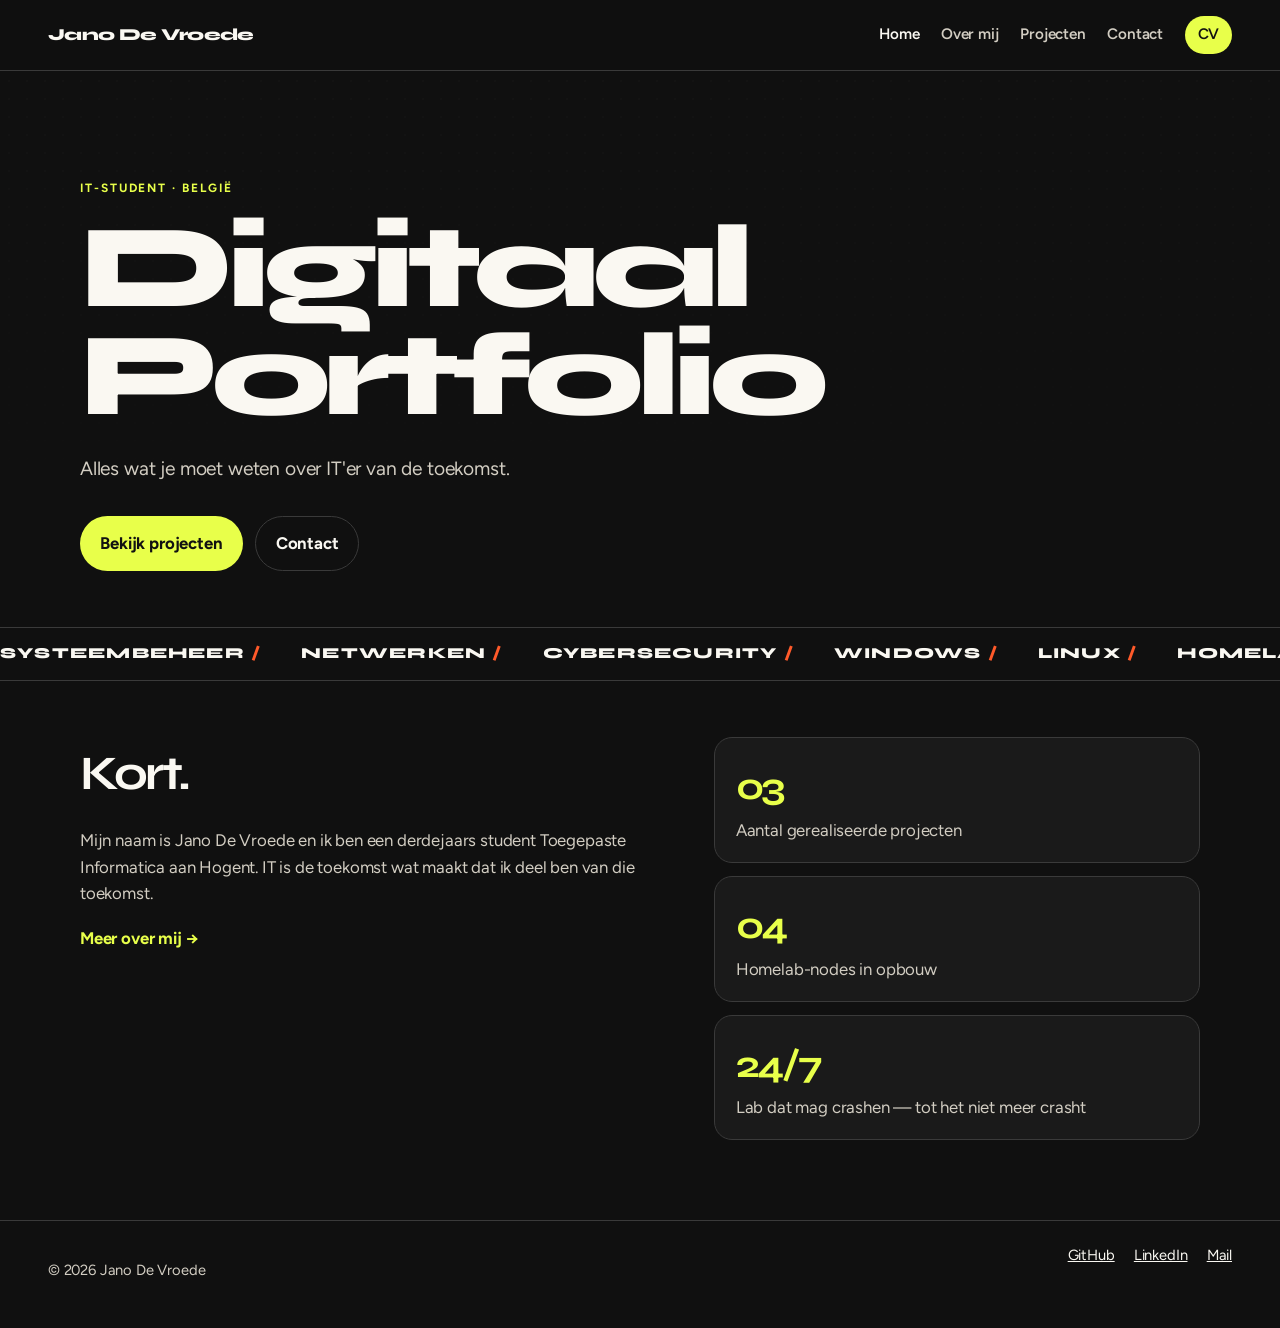
<file: index.html>
<!doctype html>
<html lang="nl">
  <head>
    <meta charset="UTF-8" />
    <meta name="viewport" content="width=device-width, initial-scale=1.0" />
    <meta
      name="description"
      content="Digitaal portfolio van Jano De Vroede — IT-student, homelab en systeembeheer."
    />
    <title>Jano De Vroede – Portfolio</title>
    <link rel="preconnect" href="https://fonts.googleapis.com" />
    <link rel="preconnect" href="https://fonts.gstatic.com" crossorigin />
    <link
      href="https://fonts.googleapis.com/css2?family=Figtree:wght@400;600;700&family=Syne:wght@700;800&display=swap"
      rel="stylesheet"
    />
    <style>
      html,
      body {
        background: #101010;
        color: #faf8f2;
        margin: 0;
      }
    </style>
    <link rel="stylesheet" href="css/styles.css?v=20261002" />
  </head>
  <body data-page="home">
    <main id="app"></main>
    <script src="js/site-data.js?v=20261002"></script>
    <script src="js/main.js?v=20261002"></script>
  </body>
</html>
</file>
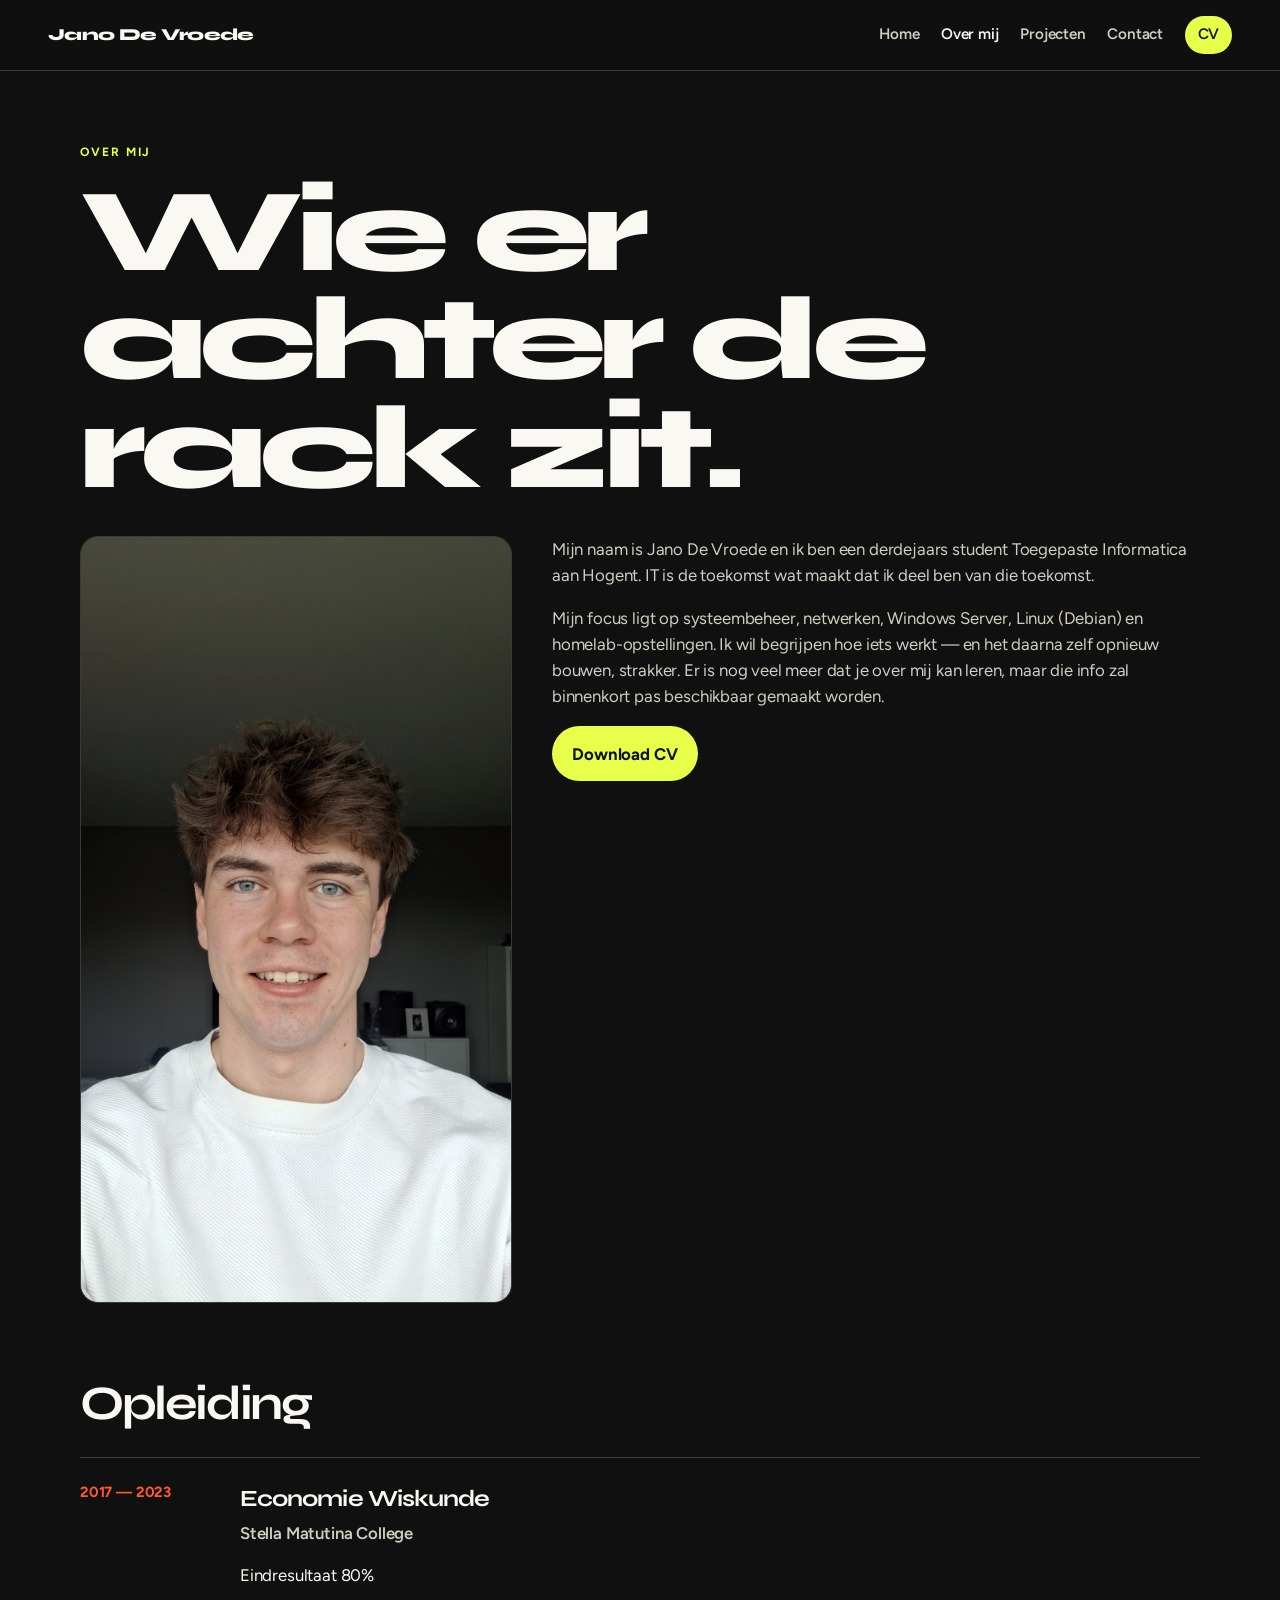
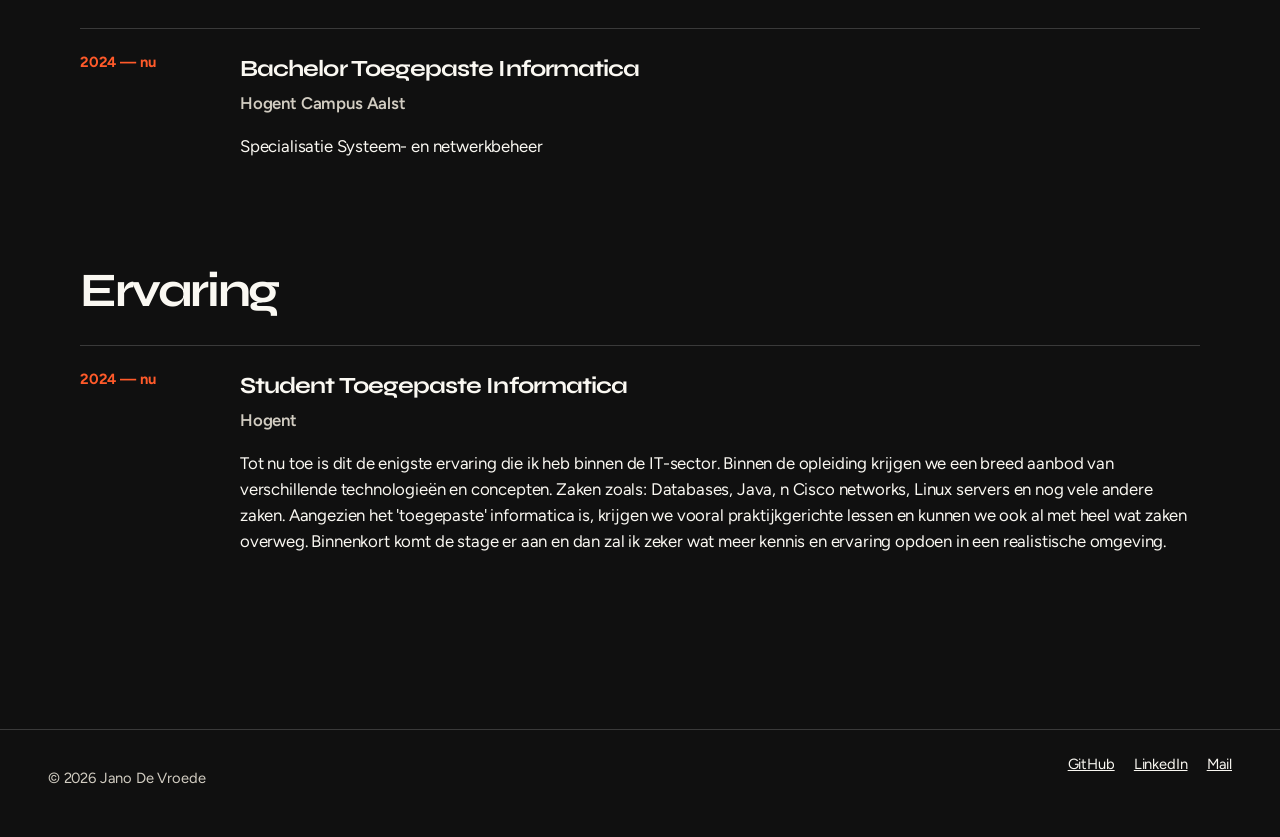
<file: about.html>
<!doctype html>
<html lang="nl">
  <head>
    <meta charset="UTF-8" />
    <meta name="viewport" content="width=device-width, initial-scale=1.0" />
    <meta name="description" content="Over Jano De Vroede: opleiding, ervaring en CV." />
    <title>Over mij — Jano De Vroede</title>
    <link rel="preconnect" href="https://fonts.googleapis.com" />
    <link rel="preconnect" href="https://fonts.gstatic.com" crossorigin />
    <link
      href="https://fonts.googleapis.com/css2?family=Figtree:wght@400;600;700&family=Syne:wght@700;800&display=swap"
      rel="stylesheet"
    />
    <style>
      html,
      body {
        background: #101010;
        color: #faf8f2;
        margin: 0;
      }
    </style>
    <link rel="stylesheet" href="css/styles.css?v=20261002" />
  </head>
  <body data-page="about">
    <main id="app"></main>
    <script src="js/site-data.js?v=20261002"></script>
    <script src="js/main.js?v=20261002"></script>
  </body>
</html>
</file>
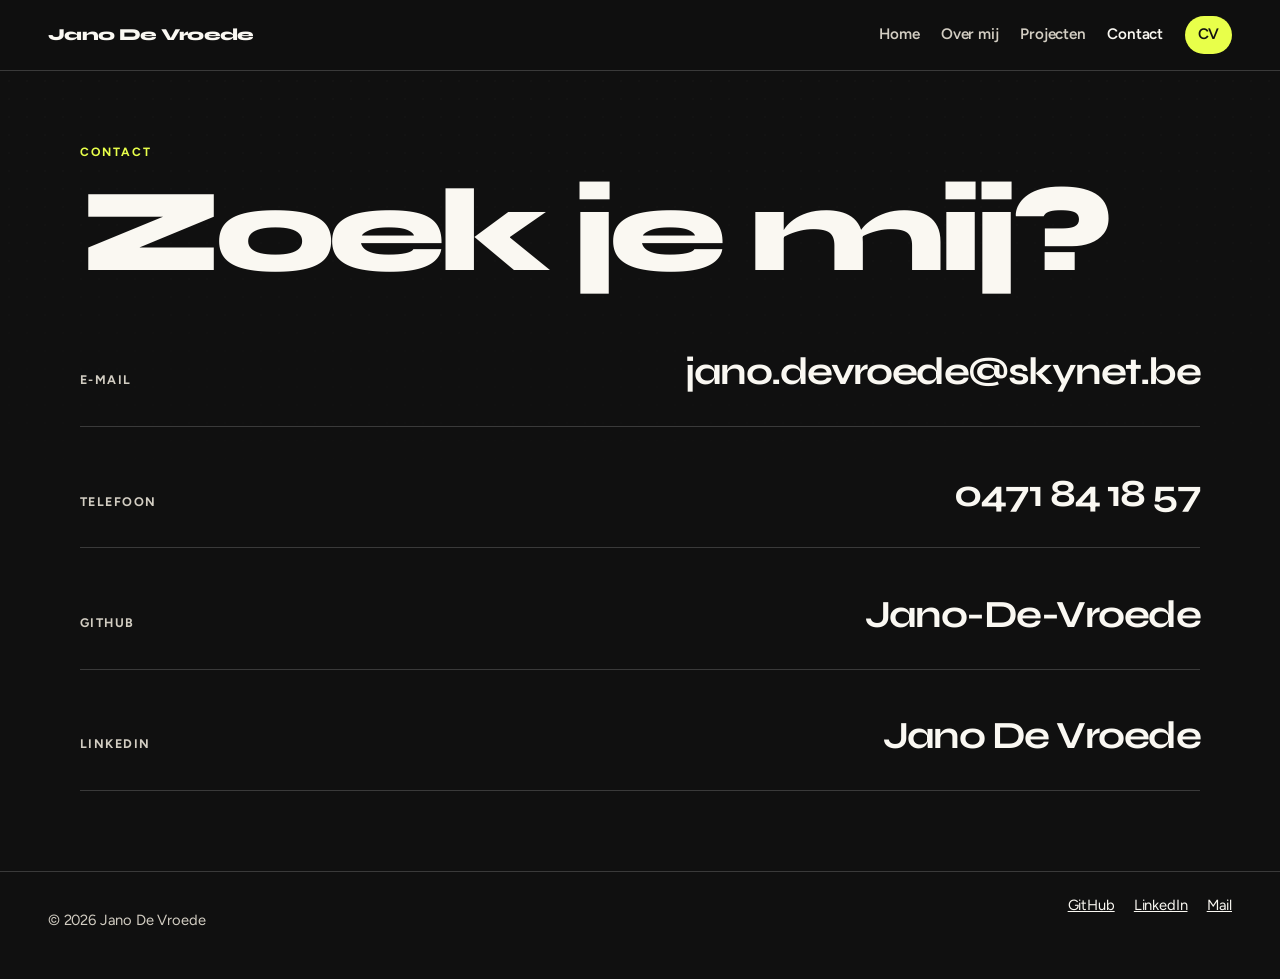
<file: contact.html>
<!doctype html>
<html lang="nl">
  <head>
    <meta charset="UTF-8" />
    <meta name="viewport" content="width=device-width, initial-scale=1.0" />
    <meta name="description" content="Contacteer Jano De Vroede." />
    <title>Contact — Jano De Vroede</title>
    <link rel="preconnect" href="https://fonts.googleapis.com" />
    <link rel="preconnect" href="https://fonts.gstatic.com" crossorigin />
    <link
      href="https://fonts.googleapis.com/css2?family=Figtree:wght@400;600;700&family=Syne:wght@700;800&display=swap"
      rel="stylesheet"
    />
    <style>
      html,
      body {
        background: #101010;
        color: #faf8f2;
        margin: 0;
      }
    </style>
    <link rel="stylesheet" href="css/styles.css?v=20261002" />
  </head>
  <body data-page="contact">
    <main id="app"></main>
    <script src="js/site-data.js?v=20261002"></script>
    <script src="js/main.js?v=20261002"></script>
  </body>
</html>
</file>
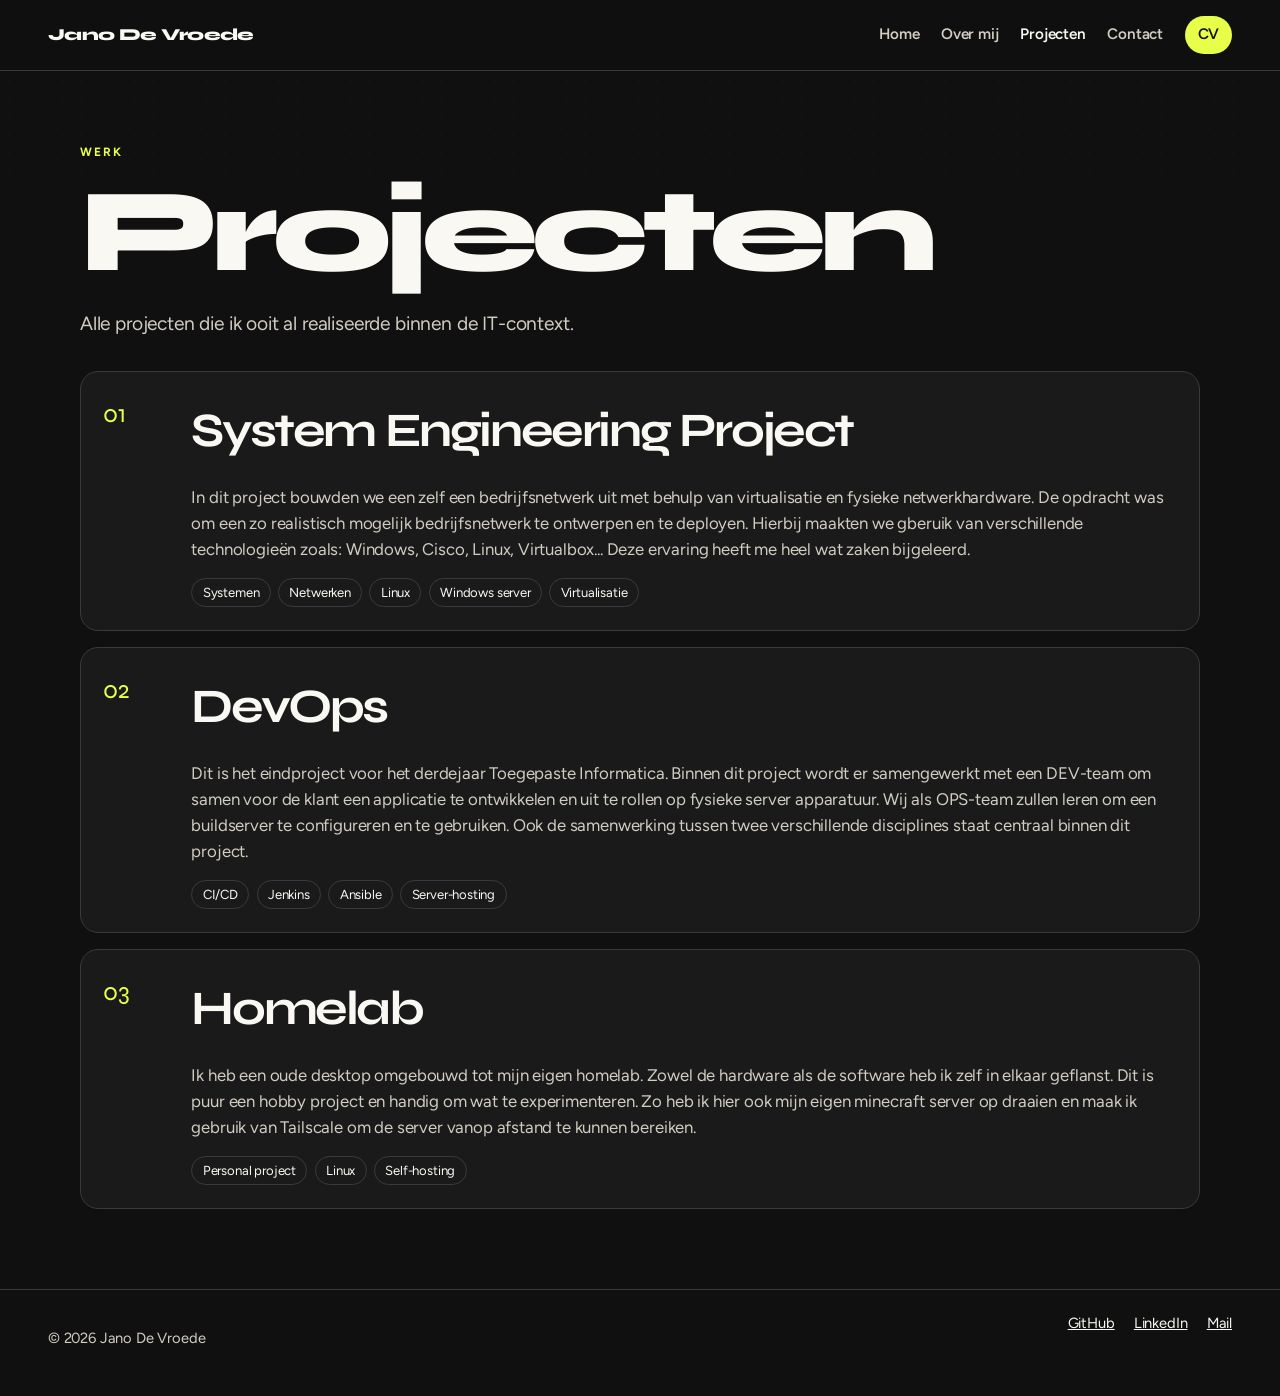
<file: projects.html>
<!doctype html>
<html lang="nl">
  <head>
    <meta charset="UTF-8" />
    <meta name="viewport" content="width=device-width, initial-scale=1.0" />
    <meta name="description" content="Projecten van Jano De Vroede." />
    <title>Projecten — Jano De Vroede</title>
    <link rel="preconnect" href="https://fonts.googleapis.com" />
    <link rel="preconnect" href="https://fonts.gstatic.com" crossorigin />
    <link
      href="https://fonts.googleapis.com/css2?family=Figtree:wght@400;600;700&family=Syne:wght@700;800&display=swap"
      rel="stylesheet"
    />
    <style>
      html,
      body {
        background: #101010;
        color: #faf8f2;
        margin: 0;
      }
    </style>
    <link rel="stylesheet" href="css/styles.css?v=20261002" />
  </head>
  <body data-page="projects">
    <main id="app"></main>
    <script src="js/site-data.js?v=20261002"></script>
    <script src="js/main.js?v=20261002"></script>
  </body>
</html>
</file>
<file: css/styles.css>
:root {
  --bg: #101010;
  --bg-2: #1a1a1a;
  --ink: #faf8f2;
  --muted: #d2cdc2;
  --line: #3a3a3a;
  --accent: #e8ff4a;
  --accent-ink: #111111;
  --hot: #ff5a2a;
  --radius: 18px;
  --pad: clamp(1.25rem, 4vw, 3rem);
  --max: 1120px;
  --font-display: "Syne", system-ui, sans-serif;
  --font-body: "Figtree", system-ui, sans-serif;
}

*,
*::before,
*::after {
  box-sizing: border-box;
}

html {
  scroll-behavior: smooth;
}

body {
  margin: 0;
  min-height: 100vh;
  display: flex;
  flex-direction: column;
  background: var(--bg);
  color: var(--ink);
  font-family: var(--font-body);
  font-size: 1.05rem;
  line-height: 1.55;
  letter-spacing: -0.01em;
}

body::before {
  content: "";
  position: fixed;
  inset: 0;
  pointer-events: none;
  background-image: radial-gradient(
    rgba(244, 241, 232, 0.045) 1px,
    transparent 1px
  );
  background-size: 18px 18px;
  mask-image: linear-gradient(180deg, rgba(0, 0, 0, 0.5), transparent 70%);
  z-index: 0;
}

img {
  max-width: 100%;
  display: block;
}

a {
  color: inherit;
}

code {
  font-size: 0.92em;
  background: #1c1c1c;
  padding: 0.1em 0.35em;
  border-radius: 6px;
}

.sr-only {
  position: absolute;
  width: 1px;
  height: 1px;
  padding: 0;
  margin: -1px;
  overflow: hidden;
  clip: rect(0, 0, 0, 0);
  border: 0;
}

#app {
  position: relative;
  z-index: 1;
  flex: 1;
  width: min(var(--max), calc(100% - var(--pad) * 2));
  margin: 0 auto;
  padding-bottom: 5rem;
}

.site-header {
  position: sticky;
  top: 0;
  z-index: 20;
  display: flex;
  align-items: center;
  justify-content: space-between;
  gap: 1rem;
  padding: 1rem var(--pad);
  background: color-mix(in srgb, var(--bg) 86%, transparent);
  backdrop-filter: blur(16px);
  border-bottom: 1px solid var(--line);
}

.logo {
  font-family: var(--font-display);
  font-weight: 800;
  text-decoration: none;
  letter-spacing: -0.04em;
  font-size: 1.05rem;
}

.site-nav {
  display: flex;
  align-items: center;
  gap: 1.35rem;
  z-index: 30;
}

.site-nav a {
  text-decoration: none;
  color: var(--muted);
  font-weight: 600;
  font-size: 0.95rem;
}

.site-nav a[aria-current="page"],
.site-nav a:hover {
  color: var(--ink);
}

.nav-cv {
  background: var(--accent);
  color: var(--accent-ink) !important;
  padding: 0.45rem 0.8rem;
  border-radius: 999px;
}

.nav-toggle {
  display: none;
  width: 44px;
  height: 44px;
  border: 1px solid var(--line);
  background: transparent;
  color: var(--ink);
  border-radius: 10px;
  cursor: pointer;
}

.nav-toggle-bars,
.nav-toggle-bars::before,
.nav-toggle-bars::after {
  display: block;
  width: 18px;
  height: 2px;
  background: currentColor;
  margin: 0 auto;
  position: relative;
}

.nav-toggle-bars::before,
.nav-toggle-bars::after {
  content: "";
  position: absolute;
  left: 0;
}

.nav-toggle-bars::before {
  top: -6px;
}

.nav-toggle-bars::after {
  top: 6px;
}

.hero {
  padding: clamp(3.5rem, 12vh, 7rem) 0 2.5rem;
}

.eyebrow {
  text-transform: uppercase;
  letter-spacing: 0.16em;
  font-size: 0.75rem;
  font-weight: 700;
  color: var(--accent);
  margin: 0 0 1rem;
}

.hero h1,
.page-hero h1 {
  font-family: var(--font-display);
  font-weight: 800;
  letter-spacing: -0.06em;
  line-height: 0.92;
  font-size: clamp(3.2rem, 10vw, 7.4rem);
  margin: 0;
}

.hero h1 span {
  display: block;
}

.hero-accent {
  color: var(--accent);
  font-style: italic;
}

.lede {
  max-width: 36rem;
  color: var(--muted);
  font-size: 1.2rem;
  margin: 1.4rem 0 0;
}

.hero-actions {
  display: flex;
  flex-wrap: wrap;
  gap: 0.8rem;
  margin-top: 2rem;
}

.btn {
  display: inline-flex;
  align-items: center;
  justify-content: center;
  text-decoration: none;
  font-weight: 700;
  padding: 0.85rem 1.2rem;
  border-radius: 999px;
  border: 1px solid transparent;
  transition:
    transform 0.2s ease,
    background 0.2s ease;
}

.btn:hover {
  transform: translateY(-2px);
}

.btn-solid {
  background: var(--accent);
  color: var(--accent-ink);
}

.btn-ghost {
  border-color: var(--line);
  color: var(--ink);
}

.text-link {
  display: inline-block;
  margin-top: 1.2rem;
  font-weight: 700;
  color: var(--accent);
  text-decoration: none;
}

.marquee {
  overflow: hidden;
  border-block: 1px solid var(--line);
  margin: 1rem calc(50% - 50vw) 3.5rem;
  padding: 0.9rem 0;
}

.marquee-track {
  display: flex;
  gap: 2.5rem;
  width: max-content;
  animation: tick 28s linear infinite;
  font-family: var(--font-display);
  font-weight: 800;
  text-transform: uppercase;
  letter-spacing: 0.08em;
  font-size: 0.95rem;
}

.marquee-track span::after {
  content: " / ";
  color: var(--hot);
}

@keyframes tick {
  from {
    transform: translateX(0);
  }
  to {
    transform: translateX(-50%);
  }
}

.split {
  display: grid;
  grid-template-columns: 1.1fr 0.9fr;
  gap: 2.5rem;
  align-items: start;
}

.split-copy h2,
.timeline-block h2,
.page-hero + section h2 {
  font-family: var(--font-display);
  font-size: clamp(2rem, 4vw, 3rem);
  letter-spacing: -0.05em;
  margin: 0 0 1rem;
}

.split-copy p {
  color: var(--muted);
  margin: 0;
}

.stat-grid {
  display: grid;
  gap: 0.8rem;
}

.stat-grid article {
  background: var(--bg-2);
  border: 1px solid var(--line);
  border-radius: var(--radius);
  padding: 1.2rem 1.3rem;
}

.stat-grid strong {
  display: block;
  font-family: var(--font-display);
  font-size: 2.4rem;
  letter-spacing: -0.06em;
  color: var(--accent);
}

.stat-grid span {
  color: var(--muted);
}

.page-hero {
  padding: clamp(2.5rem, 8vh, 4.5rem) 0 2rem;
}

.about-grid {
  display: grid;
  grid-template-columns: 0.8fr 1.2fr;
  gap: 2.5rem;
  align-items: start;
  margin-bottom: 4rem;
}

.portrait {
  position: relative;
  min-height: 280px;
  border-radius: var(--radius);
  overflow: hidden;
  border: 1px solid var(--line);
  background: linear-gradient(160deg, #1a1a1a, #0c0c0c);
}

.portrait img {
  width: 100%;
  height: 100%;
  object-fit: cover;
  min-height: 360px;
  filter: grayscale(0.15) contrast(1.05);
}

.portrait-fallback {
  min-height: 360px;
  display: grid;
  place-items: center;
  text-align: center;
  padding: 2rem;
}

.portrait-fallback[hidden] {
  display: none;
}

.portrait-fallback span {
  font-family: var(--font-display);
  font-size: 5rem;
  color: var(--accent);
}

.about-copy p {
  color: var(--muted);
  margin-top: 0;
}

.timeline-block {
  margin-bottom: 3.5rem;
}

.timeline {
  list-style: none;
  margin: 0;
  padding: 0;
  display: grid;
  gap: 0;
}

.timeline li {
  display: grid;
  grid-template-columns: 8.5rem 1fr;
  gap: 1.5rem;
  padding: 1.4rem 0;
  border-top: 1px solid var(--line);
}

.when {
  margin: 0;
  color: var(--hot);
  font-weight: 700;
  font-size: 0.92rem;
}

.timeline h3 {
  margin: 0 0 0.2rem;
  font-family: var(--font-display);
  letter-spacing: -0.04em;
  font-size: 1.45rem;
}

.where {
  margin: 0 0 0.5rem;
  color: var(--muted);
  font-weight: 600;
}

.project-list,
.node-grid {
  display: grid;
  gap: 1rem;
}

.project-card,
.node-card {
  display: grid;
  grid-template-columns: 4.5rem 1fr;
  gap: 1rem;
  padding: 1.4rem;
  border: 1px solid var(--line);
  border-radius: var(--radius);
  background: var(--bg-2);
  text-decoration: none;
  transition:
    border-color 0.2s ease,
    transform 0.2s ease;
}

.project-card:hover,
.node-card:hover {
  border-color: var(--accent);
  transform: translateY(-3px);
}

.node-card {
  grid-template-columns: 1fr;
}

.project-num {
  font-family: var(--font-display);
  font-size: 1.6rem;
  color: var(--accent);
}

.project-card h2,
.node-card h2 {
  margin: 0 0 0.4rem;
  font-family: var(--font-display);
  letter-spacing: -0.04em;
}

.project-card p,
.node-card p:last-child {
  margin: 0;
  color: var(--muted);
}

.tags {
  display: flex;
  flex-wrap: wrap;
  gap: 0.45rem;
  list-style: none;
  padding: 0;
  margin: 1rem 0 0;
}

.tags li {
  border: 1px solid var(--line);
  border-radius: 999px;
  padding: 0.2rem 0.65rem;
  font-size: 0.82rem;
  color: var(--ink);
}

.contact-list {
  display: grid;
  gap: 0.8rem;
}

.contact-row {
  display: flex;
  justify-content: space-between;
  align-items: baseline;
  gap: 1rem;
  padding: 1.5rem 0;
  border-bottom: 1px solid var(--line);
  text-decoration: none;
}

.contact-row span {
  color: var(--muted);
  text-transform: uppercase;
  letter-spacing: 0.12em;
  font-size: 0.78rem;
  font-weight: 700;
}

.contact-row strong {
  font-family: var(--font-display);
  font-size: clamp(1.4rem, 4vw, 2.4rem);
  letter-spacing: -0.04em;
}

.contact-row:hover strong {
  color: var(--accent);
}

.site-footer {
  position: relative;
  z-index: 1;
  display: flex;
  justify-content: space-between;
  gap: 1rem;
  flex-wrap: wrap;
  padding: 1.4rem var(--pad) 2rem;
  border-top: 1px solid var(--line);
  color: var(--muted);
  font-size: 0.92rem;
}

.footer-links {
  display: flex;
  gap: 1.2rem;
  margin: 0;
}

.footer-links a {
  color: var(--ink);
}

@media (max-width: 840px) {
  .nav-toggle {
    display: inline-flex;
    align-items: center;
    justify-content: center;
  }

  .site-nav {
    display: none;
    position: absolute;
    inset: 100% var(--pad) auto;
    flex-direction: column;
    align-items: flex-start;
    padding: 1rem;
    background: #0e0e0e;
    border: 1px solid var(--line);
    border-radius: 14px;
  }

  .site-nav.is-open {
    display: flex;
  }

  .split,
  .about-grid,
  .timeline li,
  .project-card {
    grid-template-columns: 1fr;
  }

  .hero h1,
  .page-hero h1 {
    font-size: clamp(2.6rem, 14vw, 4.2rem);
  }
}

@media (prefers-reduced-motion: reduce) {
  .marquee-track,
  .btn,
  .project-card {
    animation: none;
    transition: none;
  }
}
</file>
